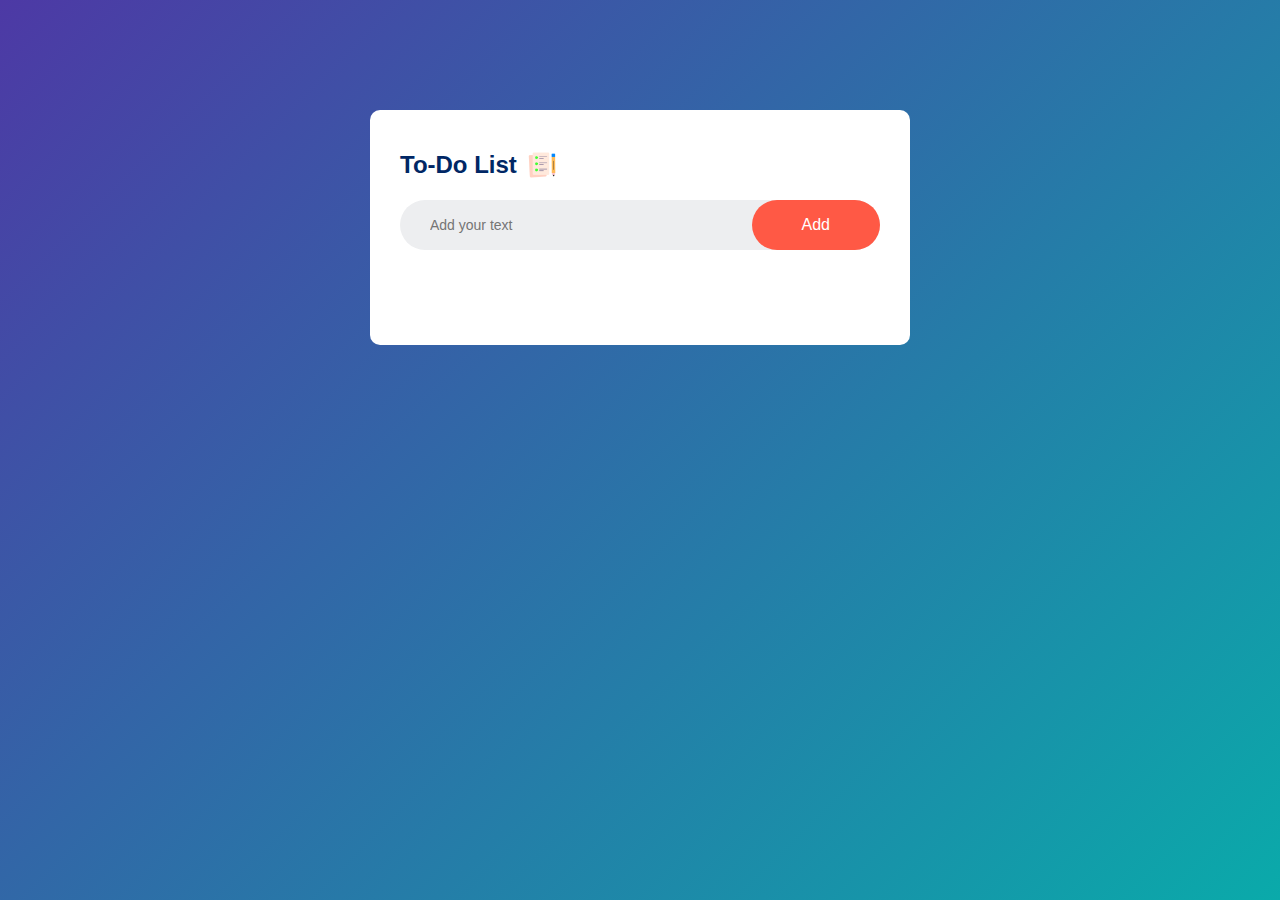
<file: index.html>
<!DOCTYPE html>
<html>
    <head>
        <meta name="viewport" content="width=device-width, initial-scale=1">
        <title>Todo List</title>
        <link rel="stylesheet" href="static/style.css">
    </head>
    <body>
        <div class="container">
            <div class="todo-app">
                <h2>To-Do List<img src="static/images/icon.png"></h2>
                <div class="row">
                    <input type="text" id="input-box" placeholder="Add your text">
                    <button onclick="addTask()">Add</button>
                </div>
                <ul id="list-container">

                </ul>
                
            </div>
        </div>
        <script src="script.js"></script>
    </body>
</html>
</file>
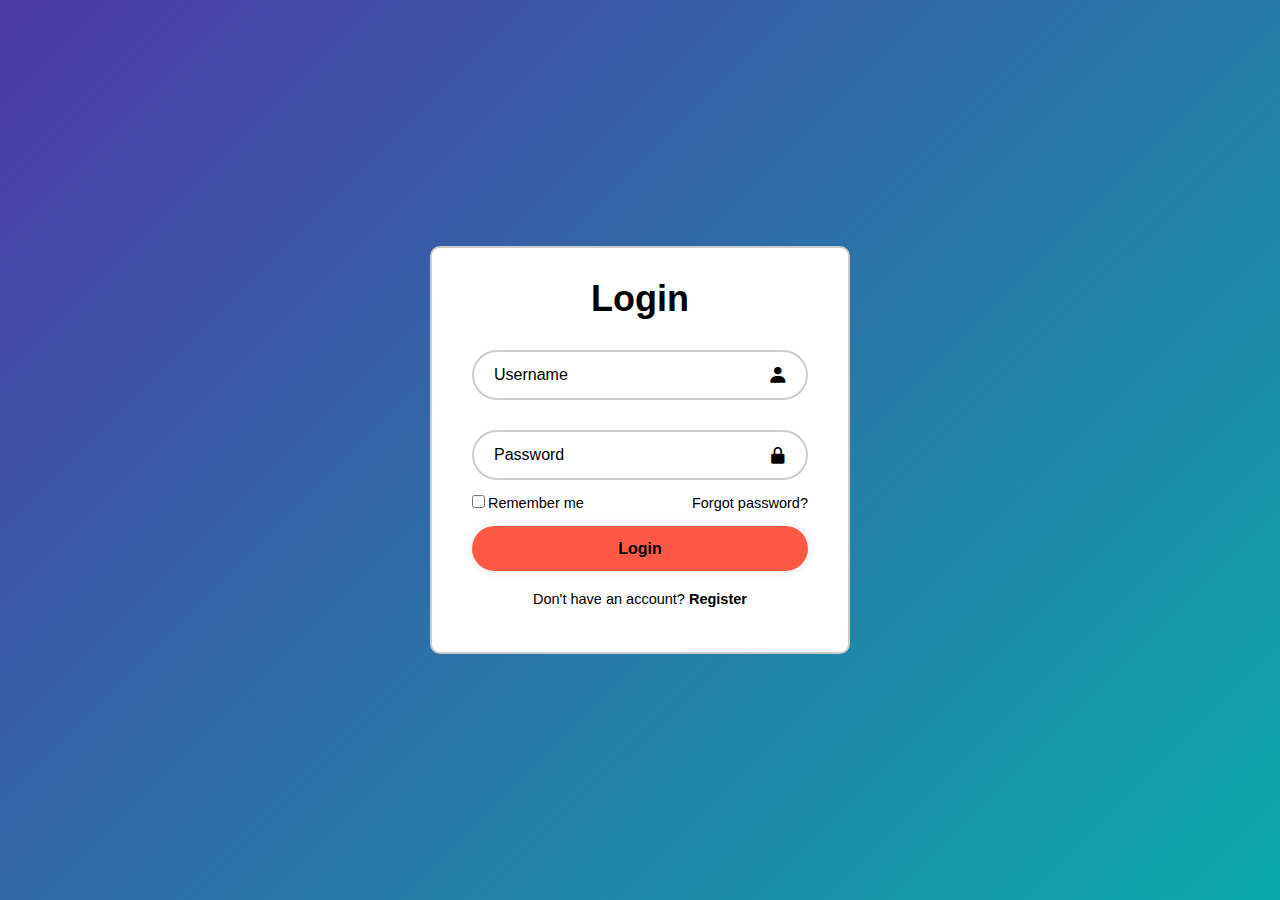
<file: login.html>
<!DOCTYPE html>
<html lang="en">
<head>
    <meta charset="UTF-8">
    <meta http-equiv="X-UA-Compatible" content="IE=edge">
    <meta name="viewport" content="width=device-width, initial-scale=1.0">
    <title>Login</title>
    <link rel="stylesheet" href="static/login.css">
    <link href='https://unpkg.com/boxicons@2.1.4/css/boxicons.min.css' rel='stylesheet'>
</head>
<body>
    <div class="wrapper">
        <form action="">
            <h1>Login</h1>
            <div class="input-box">
                <input type="text" placeholder="Username" required>
                <i class='bx bxs-user'></i>
            </div>
            <div class="input-box">
                <input type="password" placeholder="Password" required>
                <i class='bx bxs-lock-alt' ></i>
            </div>
            <div class="remember-forgot">
                <label><input type="checkbox">Remember me</label>
                <a href="forgot.html">Forgot password?</a>
            </div>
            <button type="submit" class="btn">Login</button>
            <div class="register-link">
                <p>Don't have an account?
                    <a href="register.html">Register</a>
                </p>
            </div>
        </form>
    </div>
</body>
</html>
</file>
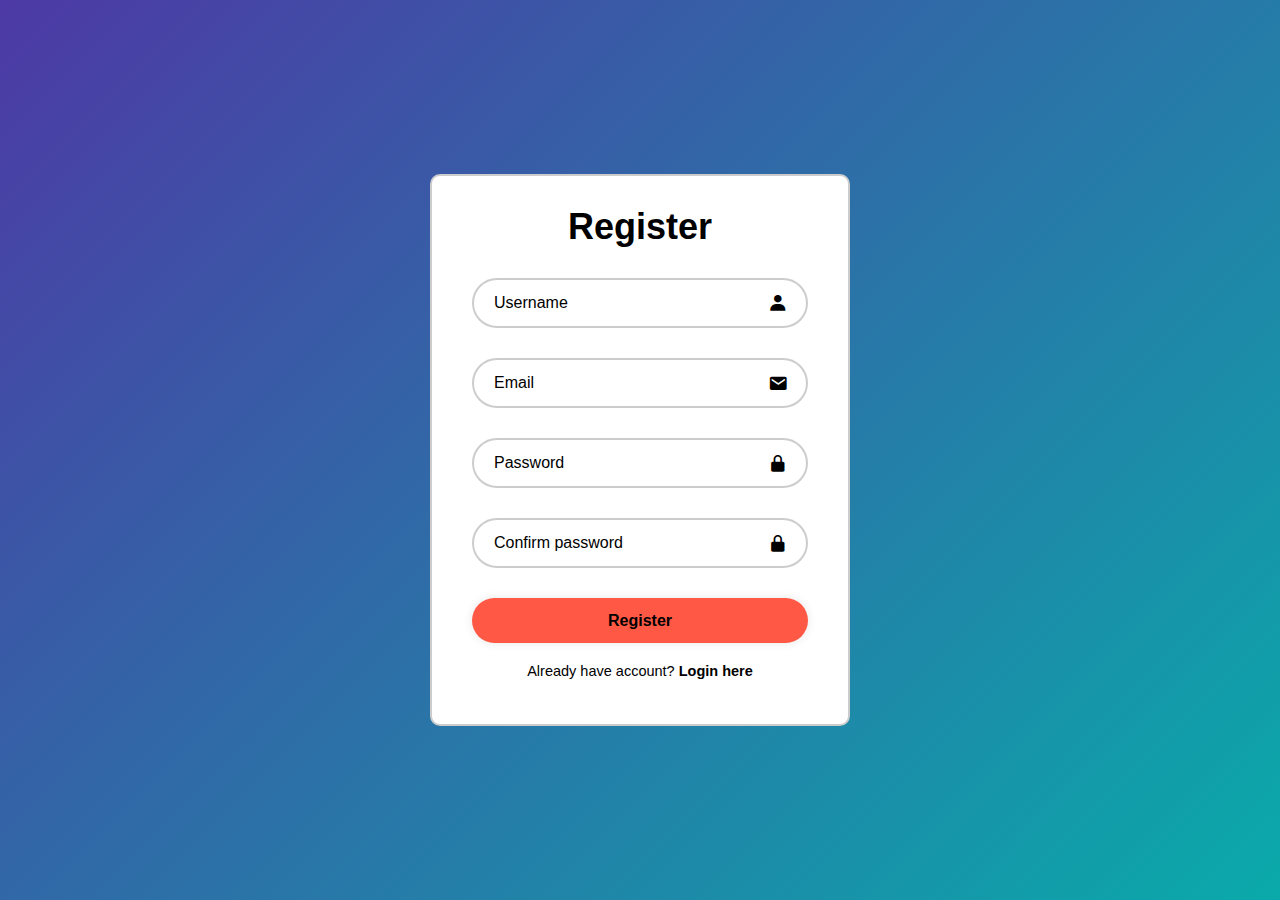
<file: register.html>
<!DOCTYPE html>
<html lang="en">
<head>
    <meta charset="UTF-8">
    <meta http-equiv="X-UA-Compatible" content="IE=edge">
    <meta name="viewport" content="width=device-width, initial-scale=1.0">
    <title>Register</title>
    <link rel="stylesheet" href="static/login.css">
    <link href='https://unpkg.com/boxicons@2.1.4/css/boxicons.min.css' rel='stylesheet'>
</head>
<body>
    <div class="wrapper">
        <form action="process-signup.php" method="post">
            <h1>Register</h1>
            <div class="input-box">
                <input type="text" placeholder="Username" required>
                <i class='bx bxs-user'></i>
            </div>
            <div class="input-box">
                <input type="email" placeholder="Email" required>
                <i class='bx bxs-envelope'></i>
            </div>
            <div class="input-box">
                <input type="password" id="password" name="password" placeholder="Password" required>
                <i class='bx bxs-lock-alt' ></i>
            </div>
            <div class="input-box">
                <input type="password" id="password_confirmation" name="password_confirmation" placeholder="Confirm password" required>
                <i class='bx bxs-lock-alt' ></i>
            </div>
            <button type="submit" class="btn">Register</button>
            <div class="register-link">
                <p>Already have account?
                    <a href="login.html">Login here</a>
                </p>
            </div>
        </form>
    </div>
</body>
</html>
</file>
<file: static/style.css>
*{
    margin: 0;
    padding: 0;
    font-family: 'Poppins', sans-serif;
    box-sizing: border-box;
}

.container{
    width: 100%;
    min-height: 100vh;
    background: linear-gradient(135deg, #4d39a5, #0aaaaa);
    padding: 10px;
}
.todo-app{
    width: 100%;
    max-width: 540px;
    background: #fff;
    margin: 100px auto 20px;
    padding: 40px 30px 70px;
    border-radius: 10px;
}

.todo-app h2{
    color: #002765;
    display: flex;
    align-items: center;
    margin-bottom: 20px;
}
.todo-app h2 img{
    width: 30px;
    margin-left: 10px;
}
.row{
    display: flex;
    align-items: center;
    justify-content: space-between;
    background: #edeef0;
    border-radius: 30px;
    padding-left: 20px;
    margin-bottom: 25px;
}
input{
    flex: 1;
    border: none;
    outline: none;
    background: transparent;
    padding: 10px;
    font-size: 14px;
}
button{
    border: none;
    outline: none;
    padding: 16px 50px;
    background: #ff5945;
    color: #fff;
    font-size: 16px;
    cursor: pointer;
    border-radius: 40px;
}
ul li{
    list-style: none;
    font-size: 17px;
    padding: 12px 8px 12px 50px;
    user-select: none;
    cursor: pointer;
    position: relative;
}
ul li::before{
    content: '';
    position: absolute;
    height: 28px;
    width: 28px;
    border-radius: 50%;
    background-image: url(images/unchecked.png);
    background-size: cover;
    background-position: center;
    top: 12px;
    left: 8px;
}
ul li.checked{
    color: #555;
    text-decoration: line-through;
}
ul li.checked::before{
    background-image: url(images/checked.png);
}
ul li span{
    position: absolute;
    right: 0;
    top: 5px;
    width: 40px;
    height: 40px;
    font-size: 22px;
    color: #555;
    line-height: 40px;
    text-align: center;
    border-radius: 50%;
}
ul li span:hover{
    background: #edeef0;
}
</file>
<file: static/login.css>
*{
    margin: 0;
    padding: 0;
    font-family: 'Poppins', sans-serif;
    box-sizing: border-box;
}

body{
    display: flex;
    justify-content: center;
    align-items: center;
    min-height: 100vh;
    background: linear-gradient(135deg, #4d39a5, #0aaaaa);
}
.wrapper{
    width: 420px;
    background: #fff;
    border: 2px solid rgba(0, 0, 0, 0.2);
    color: #000000;
    border-radius: 10px;
    padding: 30px 40px;
}

.wrapper h1{
    font-size: 36px;
    text-align: center;
}
.wrapper .input-box{
    position: relative;
    width: 100%;
    height: 50px;
    margin: 30px 0;
}
.input-box input{
    width: 100%;
    height: 100%;
    background: transparent;
    border: none;
    outline: none;
    border: 2px solid rgba(0, 0, 0, 0.2);
    border-radius: 40px;
    font-size: 16px;
    color: #000000;
    padding: 20px 45px 20px 20px;
}

.input-box input::placeholder{
    color: #000000;

}
.input-box i{
    position: absolute;
    right: 20px;
    top: 50%;
    transform: translateY(-50%);
    font-size: 20px;
}

.wrapper .remember-forgot{
    display: flex;
    justify-content: space-between;
    font-size: 14.5px;
    margin: -15px 0 15px;
}

.remember-forgot label input{
    accent-color: #000000;
    margin-right: 3px;
}

.remember-forgot a{
    color: #000000;
    text-decoration: none;
}

.remember-forgot a:hover{
    text-decoration: underline;
}

.wrapper .btn{
    width: 100%;
    height: 45px;
    border: none;
    outline: none;
    background: #ff5945;
    color: #000000;
    font-size: 16px;
    cursor: pointer;
    border-radius: 40px;
    font-weight: 600;
    box-shadow: 0 0 10px rgba(0, 0, 0, .1);
}

.wrapper .register-link{
    font-size: 14.5px;
    text-align: center;
    margin: 20px 0 15px;
}

.register-link p a{
    color: #000000;
    text-decoration: none;
    font-weight: 600;
}
.register-link p a:hover{
    text-decoration: underline;

}
</file>
